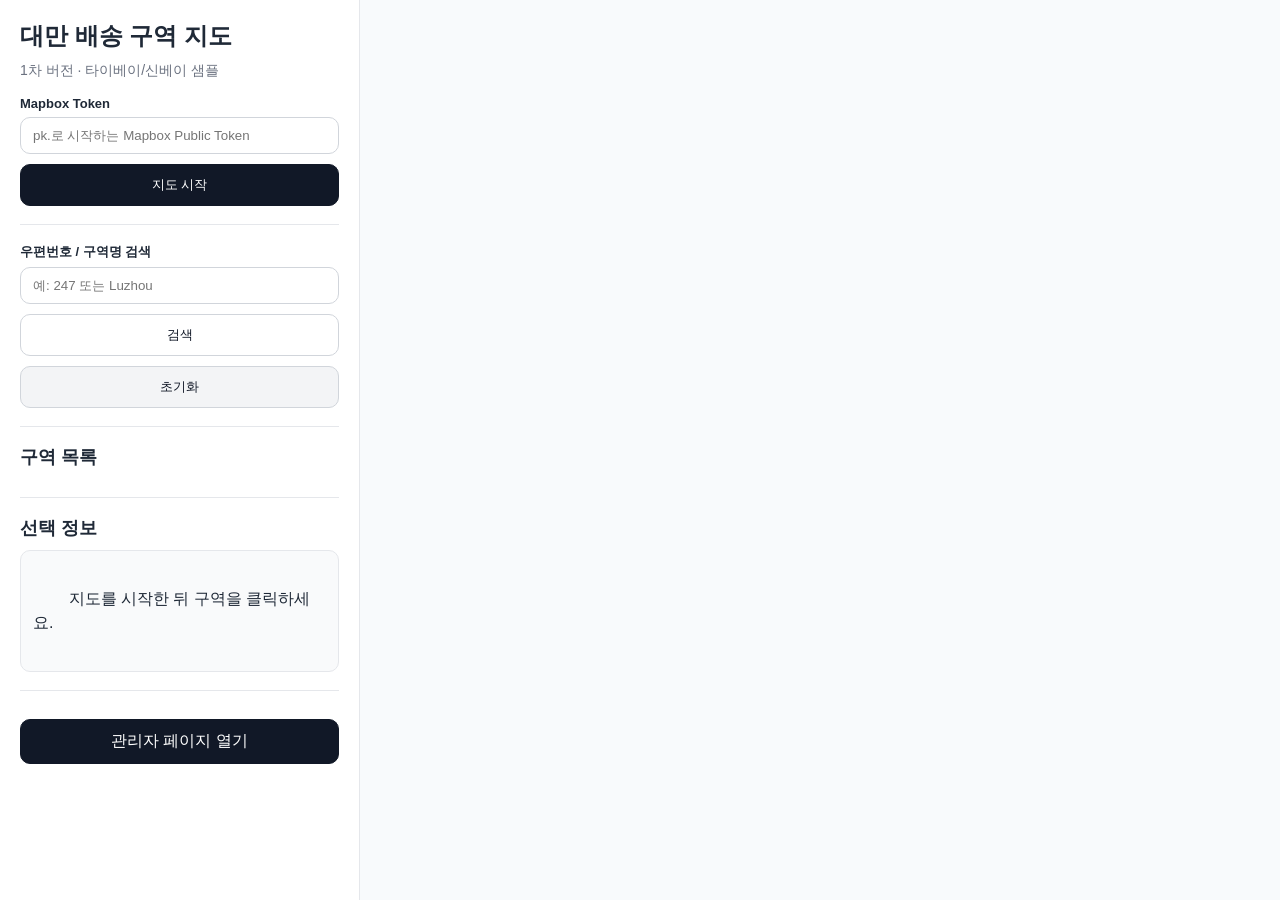
<file: index.html>
<!DOCTYPE html>
<html lang="ko">
<head>
  <meta charset="UTF-8" />
  <meta name="viewport" content="width=device-width, initial-scale=1.0" />
  <title>TW Delivery Zone Map</title>
  <link href="https://api.mapbox.com/mapbox-gl-js/v3.12.0/mapbox-gl.css" rel="stylesheet">
  <link rel="stylesheet" href="./css/style.css" />
</head>
<body>
  <div class="app">
    <aside class="sidebar">
      <h1>대만 배송 구역 지도</h1>
      <p class="sub">1차 버전 · 타이베이/신베이 샘플</p>

      <label class="label" for="mapboxToken">Mapbox Token</label>
      <input id="mapboxToken" type="text" placeholder="pk.로 시작하는 Mapbox Public Token" />
      <button id="applyTokenBtn" class="btn primary">지도 시작</button>

      <div class="divider"></div>

      <label class="label" for="searchInput">우편번호 / 구역명 검색</label>
      <input id="searchInput" type="text" placeholder="예: 247 또는 Luzhou" />
      <button id="searchBtn" class="btn">검색</button>
      <button id="resetBtn" class="btn ghost">초기화</button>

      <div class="divider"></div>

      <h2>구역 목록</h2>
      <div id="zoneList" class="zone-list"></div>

      <div class="divider"></div>
      <h2>선택 정보</h2>
      <div id="infoPanel" class="info-panel">
        지도를 시작한 뒤 구역을 클릭하세요.
      </div>

      <div class="divider"></div>
      <a class="link-btn" href="./admin.html">관리자 페이지 열기</a>
    </aside>

    <main class="map-wrap">
      <div id="map"></div>
    </main>
  </div>

  <script src="https://api.mapbox.com/mapbox-gl-js/v3.12.0/mapbox-gl.js"></script>
  <script src="./js/app.js"></script>
</body>
</html>
</file>
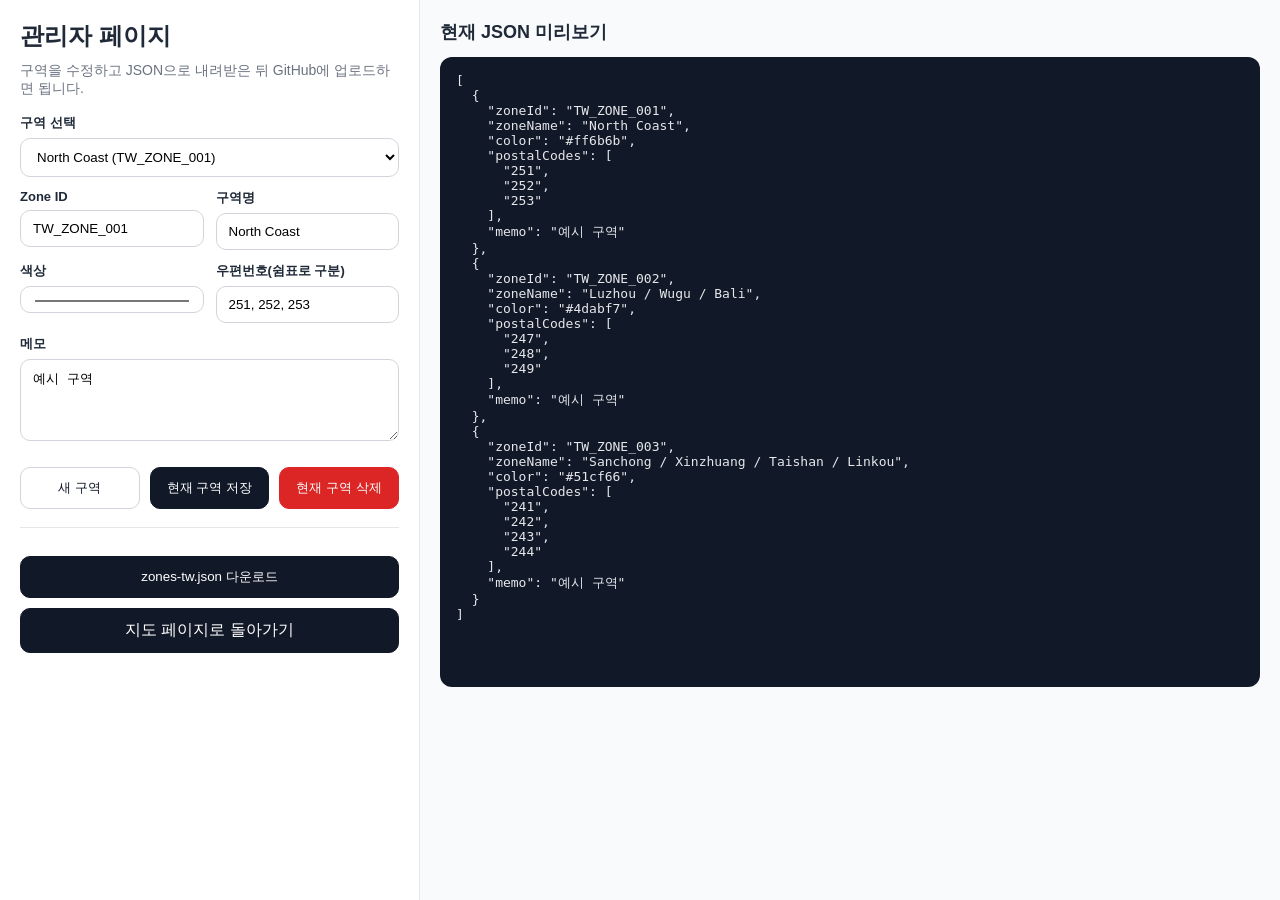
<file: admin.html>
<!DOCTYPE html>
<html lang="ko">
<head>
  <meta charset="UTF-8" />
  <meta name="viewport" content="width=device-width, initial-scale=1.0" />
  <title>TW Delivery Zone Admin</title>
  <link rel="stylesheet" href="./css/style.css" />
</head>
<body>
  <div class="admin-layout">
    <section class="admin-sidebar">
      <h1>관리자 페이지</h1>
      <p class="sub">구역을 수정하고 JSON으로 내려받은 뒤 GitHub에 업로드하면 됩니다.</p>

      <label class="label">구역 선택</label>
      <select id="zoneSelect"></select>

      <div class="form-grid">
        <div>
          <label class="label">Zone ID</label>
          <input id="zoneId" type="text" />
        </div>
        <div>
          <label class="label">구역명</label>
          <input id="zoneName" type="text" />
        </div>
      </div>

      <div class="form-grid">
        <div>
          <label class="label">색상</label>
          <input id="zoneColor" type="color" />
        </div>
        <div>
          <label class="label">우편번호(쉼표로 구분)</label>
          <input id="postalCodes" type="text" placeholder="247,248,249" />
        </div>
      </div>

      <label class="label">메모</label>
      <textarea id="zoneMemo" rows="4"></textarea>

      <div class="button-row">
        <button id="newZoneBtn" class="btn">새 구역</button>
        <button id="saveZoneBtn" class="btn primary">현재 구역 저장</button>
        <button id="deleteZoneBtn" class="btn danger">현재 구역 삭제</button>
      </div>

      <div class="divider"></div>

      <button id="downloadBtn" class="btn primary">zones-tw.json 다운로드</button>
      <a class="link-btn" href="./index.html">지도 페이지로 돌아가기</a>
    </section>

    <section class="admin-main">
      <h2>현재 JSON 미리보기</h2>
      <pre id="jsonPreview" class="json-preview"></pre>
    </section>
  </div>

  <script src="./js/admin.js"></script>
</body>
</html>
</file>
<file: css/style.css>
* { box-sizing: border-box; }
body { margin: 0; font-family: Arial, sans-serif; color: #1f2937; background: #f8fafc; }
.app { display: grid; grid-template-columns: 360px 1fr; height: 100vh; }
.sidebar { padding: 20px; border-right: 1px solid #e5e7eb; background: #fff; overflow-y: auto; }
.map-wrap { position: relative; }
#map { width: 100%; height: 100vh; }
h1, h2 { margin: 0 0 10px; }
h1 { font-size: 24px; }
h2 { font-size: 18px; }
.sub { margin: 0 0 16px; color: #6b7280; font-size: 14px; }
.label { display: block; margin: 12px 0 6px; font-size: 13px; font-weight: 700; }
input, textarea, select { width: 100%; padding: 10px 12px; border: 1px solid #d1d5db; border-radius: 10px; background: #fff; }
.btn, .link-btn { width: 100%; margin-top: 10px; padding: 11px 14px; border: 1px solid #d1d5db; border-radius: 10px; background: #fff; cursor: pointer; text-align: center; text-decoration: none; color: #111827; display: inline-block; }
.btn.primary, .link-btn { background: #111827; color: #fff; border-color: #111827; }
.btn.ghost { background: #f3f4f6; }
.btn.danger { background: #dc2626; color: #fff; border-color: #dc2626; }
.divider { height: 1px; background: #e5e7eb; margin: 18px 0; }
.zone-list { display: flex; flex-direction: column; gap: 8px; }
.zone-item { padding: 10px 12px; border-radius: 10px; border: 1px solid #e5e7eb; cursor: pointer; background: #fff; }
.zone-item.active { outline: 2px solid #111827; }
.zone-swatch { display: inline-block; width: 10px; height: 10px; border-radius: 999px; margin-right: 8px; }
.info-panel { min-height: 110px; padding: 12px; border-radius: 10px; background: #f9fafb; border: 1px solid #e5e7eb; white-space: pre-wrap; line-height: 1.5; }
.admin-layout { display: grid; grid-template-columns: 420px 1fr; min-height: 100vh; }
.admin-sidebar { padding: 20px; border-right: 1px solid #e5e7eb; background: #fff; }
.admin-main { padding: 20px; }
.form-grid { display: grid; grid-template-columns: 1fr 1fr; gap: 12px; }
.button-row { display: grid; grid-template-columns: repeat(3,1fr); gap: 10px; margin-top: 12px; }
.json-preview { background: #111827; color: #e5e7eb; padding: 16px; border-radius: 12px; min-height: 70vh; overflow: auto; }
.mapboxgl-popup-content { padding: 12px 14px; border-radius: 12px; }
small.muted { color: #6b7280; }
</file>
